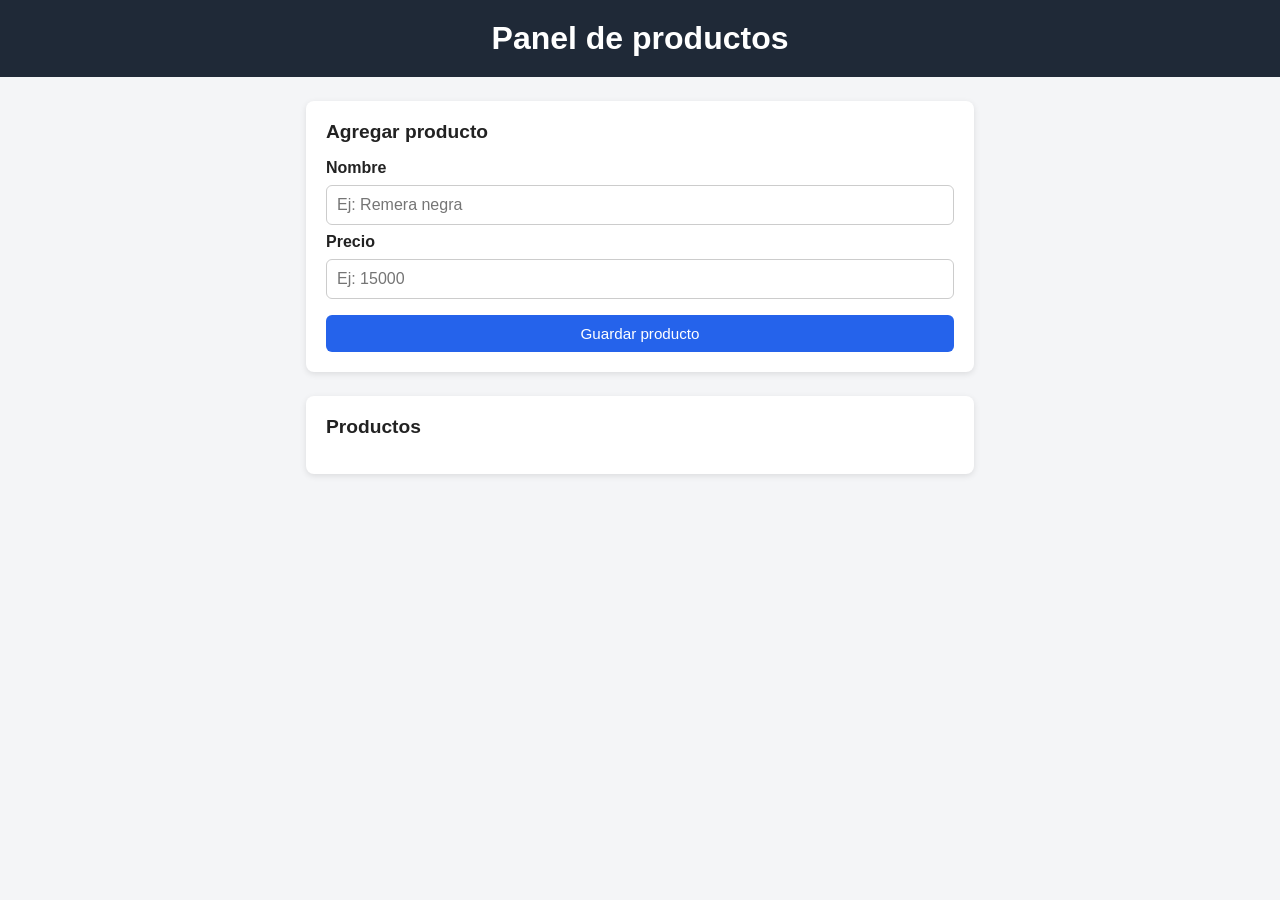
<file: index.html>
<!DOCTYPE html>
<html lang="es">
<head>
    <meta charset="UTF-8">
    <meta name="viewport" content="width=device-width, initial-scale=1.0">
    <title>Mi tienda - Panel de productos</title>
    <link rel="stylesheet" href="css/styles.css">
</head>
<body>
    <header class="encabezado">
        <h1>Panel de productos</h1>
    </header>

    <main class="contenedor">
        <section class="tarjeta">
            <h2>Agregar producto</h2>
            <form id="form-producto" class="formulario">
                <label for="nombre">Nombre</label>
                <input type="text" id="nombre" placeholder="Ej: Remera negra" required>

                <label for="precio">Precio</label>
                <input type="number" id="precio" placeholder="Ej: 15000" min="0" required>

                <button type="submit" class="btn btn-principal">Guardar producto</button>
            </form>
        </section>

        <section class="tarjeta">
            <h2>Productos</h2>
            <ul id="lista-productos" class="lista-productos"></ul>
        </section>
    </main>

    <script src="js/productos.js"></script>
    <script src="js/ui.js"></script>
</body>
</html>
</file>
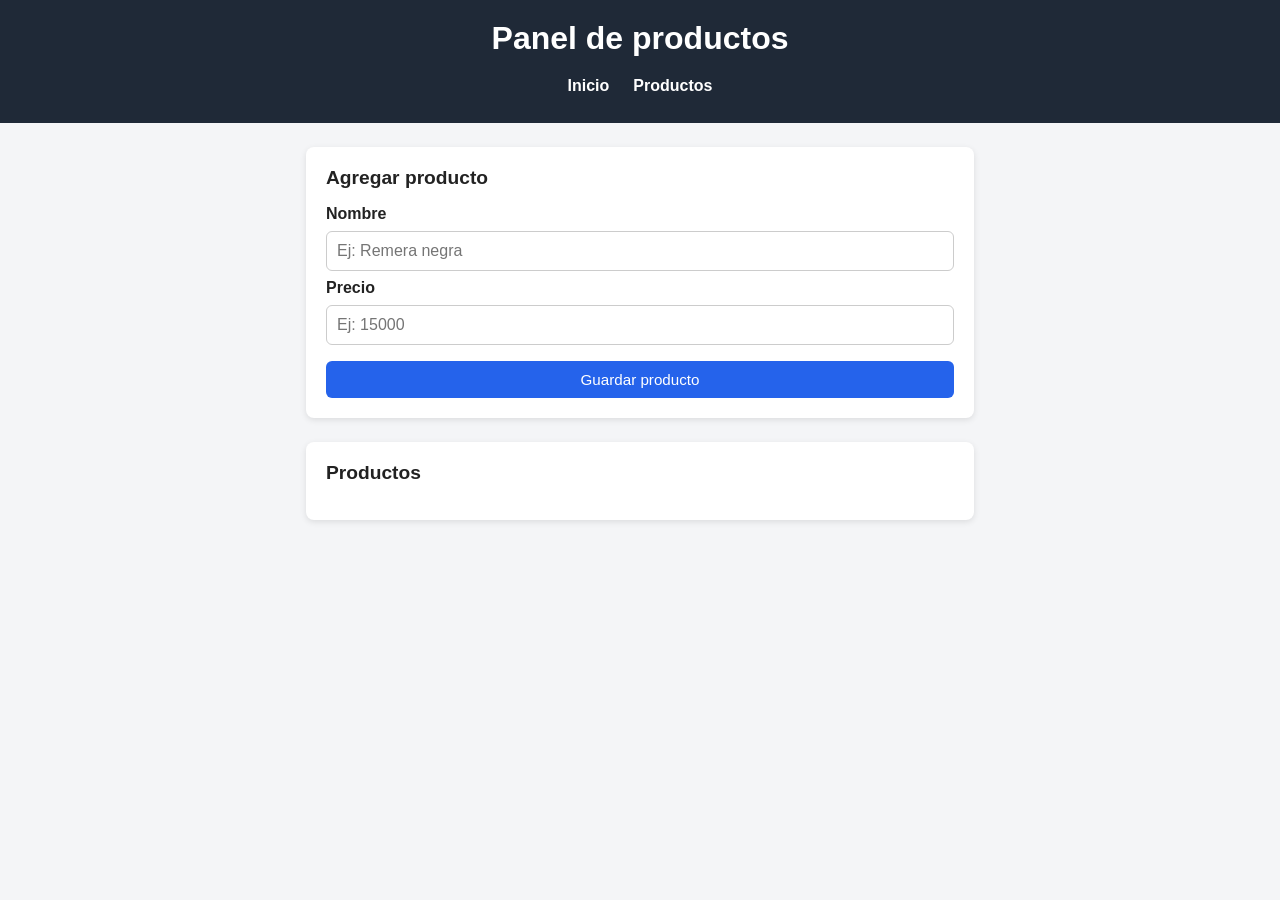
<file: Inicio/index.html>
<!DOCTYPE html>
<html lang="es">
<head>
    <meta charset="UTF-8">
    <meta name="viewport" content="width=device-width, initial-scale=1.0">
    <title>Mi tienda - Panel de productos</title>
    <link rel="stylesheet" href="css/styles.css">
</head>
<body>
    <header class="encabezado">
        <h1>Panel de productos</h1>
        <nav class="navegacion">
            <a href="index.html">Inicio</a>
            <a href="productos.html">Productos</a>
    </header>

    <main class="contenedor">
        <section class="tarjeta">
            <h2>Agregar producto</h2>
            <form id="form-producto" class="formulario">
                <label for="nombre">Nombre</label>
                <input type="text" id="nombre" placeholder="Ej: Remera negra" required>

                <label for="precio">Precio</label>
                <input type="number" id="precio" placeholder="Ej: 15000" min="0" required>

                <button type="submit" class="btn btn-principal">Guardar producto</button>
            </form>
        </section>

        <section class="tarjeta">
            <h2>Productos</h2>
            <ul id="lista-productos" class="lista-productos"></ul>
        </section>
    </main>

    <script src="../compartido/productos.js"></script>
    <script src="js/ui.js"></script>
</body>
</html>
</file>
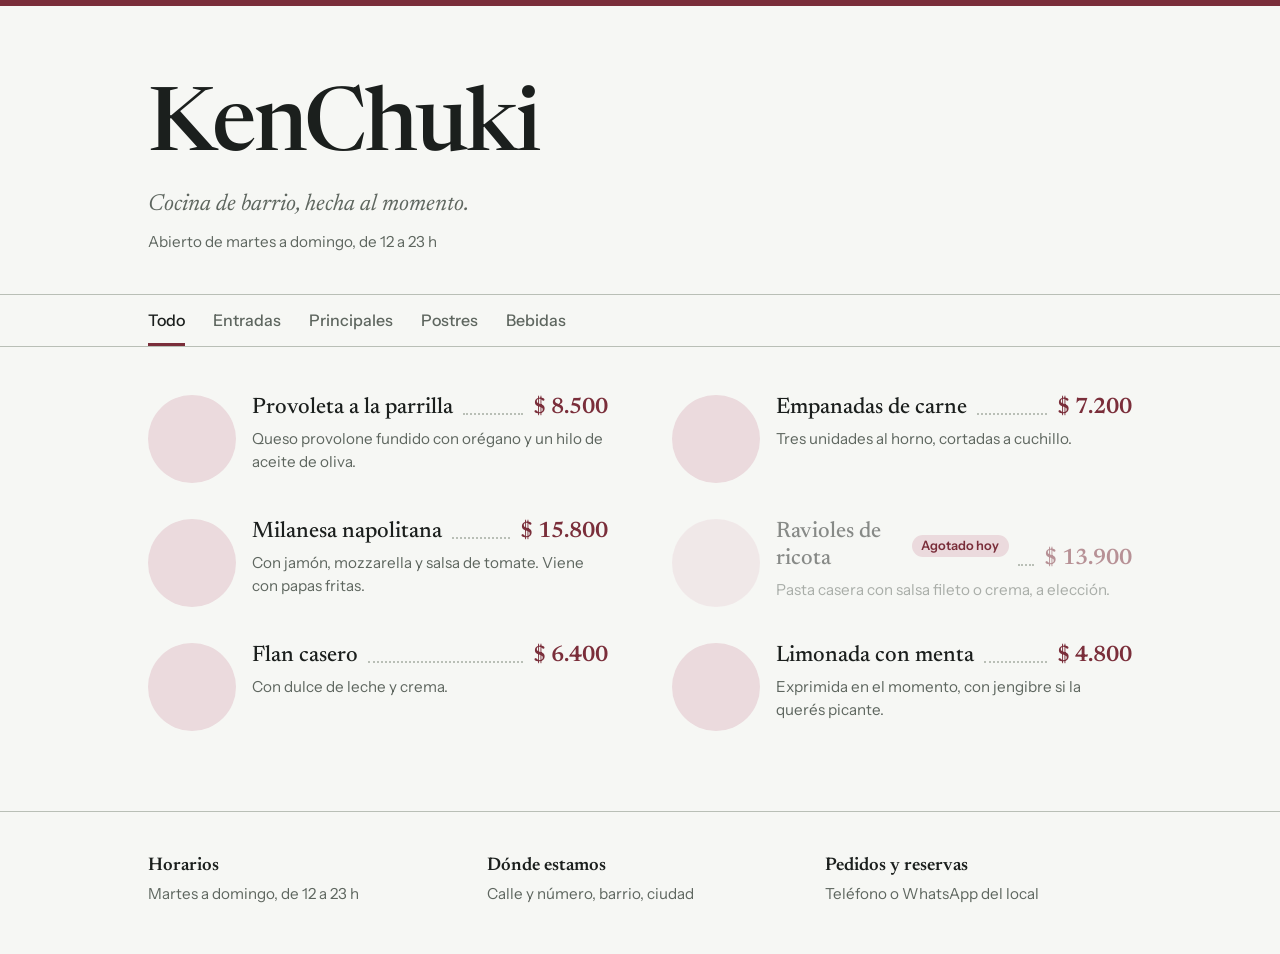
<file: carta/carta.html>
<!DOCTYPE html>
<html lang="es">
<head>
    <meta charset="UTF-8">
    <meta name="viewport" content="width=device-width, initial-scale=1.0">
    <title>Carta | Nombre del local</title>
    <link rel="preconnect" href="https://fonts.googleapis.com">
    <link rel="preconnect" href="https://fonts.gstatic.com" crossorigin>
    <link href="https://fonts.googleapis.com/css2?family=Instrument+Sans:wght@400;500;600&family=Newsreader:ital,opsz,wght@0,6..72,400;0,6..72,500;0,6..72,600;1,6..72,400&display=swap" rel="stylesheet">
    <link rel="stylesheet" href="carta.css">
</head>
<body>

    <header class="portada">
        <div class="contenedor">
            <h1 class="portada__nombre">KenChuki</h1>
            <p class="portada__lema">Cocina de barrio, hecha al momento.</p>
            <p class="portada__horario">Abierto de martes a domingo, de 12 a 23 h</p>
        </div>
    </header>

    <!-- Filtro por categoría: el JS lee data-categoria de cada botón -->
    <nav class="categorias" aria-label="Categorías de la carta">
        <div class="contenedor">
            <div class="categorias__lista" id="carta-categorias">
                <button type="button" data-categoria="todo" aria-pressed="true">Todo</button>
                <button type="button" data-categoria="entradas" aria-pressed="false">Entradas</button>
                <button type="button" data-categoria="principales" aria-pressed="false">Principales</button>
                <button type="button" data-categoria="postres" aria-pressed="false">Postres</button>
                <button type="button" data-categoria="bebidas" aria-pressed="false">Bebidas</button>
            </div>
        </div>
    </nav>

    <main class="contenedor">

        <!-- Acá el JS va a insertar los platos.
             Los <li> de abajo son de ejemplo para ver el diseño: borralos cuando tu JS los genere. -->
        <ul class="platos" id="carta-productos">

            <li class="plato" data-categoria="entradas">
                <div class="plato__foto" role="img" aria-label="Provoleta a la parrilla"></div>
                <div class="plato__cuerpo">
                    <div class="plato__linea">
                        <h3 class="plato__nombre">Provoleta a la parrilla</h3>
                        <span class="plato__puntos" aria-hidden="true"></span>
                        <span class="plato__precio">$ 8.500</span>
                    </div>
                    <p class="plato__desc">Queso provolone fundido con orégano y un hilo de aceite de oliva.</p>
                </div>
            </li>

            <li class="plato" data-categoria="entradas">
                <div class="plato__foto" role="img" aria-label="Empanadas de carne"></div>
                <div class="plato__cuerpo">
                    <div class="plato__linea">
                        <h3 class="plato__nombre">Empanadas de carne</h3>
                        <span class="plato__puntos" aria-hidden="true"></span>
                        <span class="plato__precio">$ 7.200</span>
                    </div>
                    <p class="plato__desc">Tres unidades al horno, cortadas a cuchillo.</p>
                </div>
            </li>

            <li class="plato" data-categoria="principales">
                <div class="plato__foto" role="img" aria-label="Milanesa napolitana"></div>
                <div class="plato__cuerpo">
                    <div class="plato__linea">
                        <h3 class="plato__nombre">Milanesa napolitana</h3>
                        <span class="plato__puntos" aria-hidden="true"></span>
                        <span class="plato__precio">$ 15.800</span>
                    </div>
                    <p class="plato__desc">Con jamón, mozzarella y salsa de tomate. Viene con papas fritas.</p>
                </div>
            </li>

            <li class="plato plato--agotado" data-categoria="principales">
                <div class="plato__foto" role="img" aria-label="Ravioles de ricota"></div>
                <div class="plato__cuerpo">
                    <div class="plato__linea">
                        <h3 class="plato__nombre">Ravioles de ricota</h3>
                        <span class="plato__aviso">Agotado hoy</span>
                        <span class="plato__puntos" aria-hidden="true"></span>
                        <span class="plato__precio">$ 13.900</span>
                    </div>
                    <p class="plato__desc">Pasta casera con salsa fileto o crema, a elección.</p>
                </div>
            </li>

            <li class="plato" data-categoria="postres">
                <div class="plato__foto" role="img" aria-label="Flan casero"></div>
                <div class="plato__cuerpo">
                    <div class="plato__linea">
                        <h3 class="plato__nombre">Flan casero</h3>
                        <span class="plato__puntos" aria-hidden="true"></span>
                        <span class="plato__precio">$ 6.400</span>
                    </div>
                    <p class="plato__desc">Con dulce de leche y crema.</p>
                </div>
            </li>

            <li class="plato" data-categoria="bebidas">
                <div class="plato__foto" role="img" aria-label="Limonada con menta"></div>
                <div class="plato__cuerpo">
                    <div class="plato__linea">
                        <h3 class="plato__nombre">Limonada con menta</h3>
                        <span class="plato__puntos" aria-hidden="true"></span>
                        <span class="plato__precio">$ 4.800</span>
                    </div>
                    <p class="plato__desc">Exprimida en el momento, con jengibre si la querés picante.</p>
                </div>
            </li>

        </ul>

        <!-- Se muestra (quitando el atributo hidden) cuando no hay productos publicados -->
        <p class="vacio" id="carta-vacio" hidden>Todavía no hay platos en la carta. Volvé pronto.</p>

    </main>

    <footer class="pie">
        <div class="contenedor pie__grilla">
            <div>
                <h2>Horarios</h2>
                <p>Martes a domingo, de 12 a 23 h</p>
            </div>
            <div>
                <h2>Dónde estamos</h2>
                <p>Calle y número, barrio, ciudad</p>
            </div>
            <div>
                <h2>Pedidos y reservas</h2>
                <p>Teléfono o WhatsApp del local</p>
            </div>
        </div>
    </footer>

    <!-- Molde de un plato: tu JS puede clonarlo con template.content.cloneNode(true) -->
    <template id="tpl-plato">
        <li class="plato">
            <div class="plato__foto" role="img"></div>
            <div class="plato__cuerpo">
                <div class="plato__linea">
                    <h3 class="plato__nombre"></h3>
                    <span class="plato__aviso" hidden>Agotado hoy</span>
                    <span class="plato__puntos" aria-hidden="true"></span>
                    <span class="plato__precio"></span>
                </div>
                <p class="plato__desc"></p>
            </div>
        </li>
    </template>

    <!-- Acá vinculás tu JavaScript -->
    <!-- <script src="../compartido/js/productos.js"></script> -->
    <!-- <script src="js/carta.js"></script> -->
</body>
</html>
</file>
<file: css/styles.css>
/* Reset: saca los márgenes y rellenos que el navegador pone por defecto */
* {
    box-sizing: border-box;
    margin: 0;
    padding: 0;
}

body {
    font-family: Arial, Helvetica, sans-serif;
    background-color: #f4f5f7;
    color: #222;
}

.encabezado {
    background-color: #1f2937;
    color: #fff;
    padding: 20px;
    text-align: center;
}

/* Centra el contenido y limita el ancho */
.contenedor {
    max-width: 700px;
    margin: 24px auto;
    padding: 0 16px;
    display: flex;
    flex-direction: column;
    gap: 24px;
}

/* Cajas blancas que agrupan cada sección */
.tarjeta {
    background-color: #fff;
    border-radius: 8px;
    padding: 20px;
    box-shadow: 0 2px 6px rgba(0, 0, 0, 0.1);
}

.tarjeta h2 {
    margin-bottom: 16px;
    font-size: 1.2rem;
}

/* Formulario */
.formulario {
    display: flex;
    flex-direction: column;
    gap: 8px;
}

.formulario label {
    font-weight: bold;
}

.formulario input {
    padding: 10px;
    border: 1px solid #ccc;
    border-radius: 6px;
    font-size: 1rem;
}

/* Botones */
.btn {
    padding: 10px 16px;
    border: none;
    border-radius: 6px;
    font-size: 0.95rem;
    cursor: pointer;
}

.btn:hover {
    opacity: 0.85;
}

.btn-principal {
    background-color: #2563eb;
    color: #fff;
    margin-top: 8px;
}

.btn-editar {
    background-color: #f59e0b;
    color: #fff;
}

.btn-eliminar {
    background-color: #dc2626;
    color: #fff;
}

/* Lista de productos */
.lista-productos {
    list-style: none;
    display: flex;
    flex-direction: column;
    gap: 10px;
}

.producto {
    display: flex;
    justify-content: space-between;
    align-items: center;
    padding: 12px;
    border: 1px solid #e5e7eb;
    border-radius: 6px;
}

.acciones {
    display: flex;
    gap: 8px;
}
</file>
<file: Inicio/css/styles.css>
/* Reset: saca los márgenes y rellenos que el navegador pone por defecto */
* {
    box-sizing: border-box;
    margin: 0;
    padding: 0;
}

body {
    font-family: Arial, Helvetica, sans-serif;
    background-color: #f4f5f7;
    color: #222;
}

.encabezado {
    background-color: #1f2937;
    color: #fff;
    padding: 20px;
    text-align: center;
}
/* Navegación */
.navegacion {
    margin-top: 12px;
    display: flex;
    justify-content: center;
    color: #fff;
}
.navegacion a {
    color: #fff;
    text-decoration: none;
    font-weight: bold;
    padding: 8px 12px;
    border-radius: 4px;
}
.navegacion a:hover {
    background-color: #4b6da3;
}


/* Centra el contenido y limita el ancho */
.contenedor {
    max-width: 700px;
    margin: 24px auto;
    padding: 0 16px;
    display: flex;
    flex-direction: column;
    gap: 24px;
}

/* Cajas blancas que agrupan cada sección */
.tarjeta {
    background-color: #fff;
    border-radius: 8px;
    padding: 20px;
    box-shadow: 0 2px 6px rgba(0, 0, 0, 0.1);
}

.tarjeta h2 {
    margin-bottom: 16px;
    font-size: 1.2rem;
}

/* Formulario */
.formulario {
    display: flex;
    flex-direction: column;
    gap: 8px;
}

.formulario label {
    font-weight: bold;
}

.formulario input {
    padding: 10px;
    border: 1px solid #ccc;
    border-radius: 6px;
    font-size: 1rem;
}

/* Botones */
.btn {
    padding: 10px 16px;
    border: none;
    border-radius: 6px;
    font-size: 0.95rem;
    cursor: pointer;
}

.btn:hover {
    opacity: 0.85;
}

.btn-principal {
    background-color: #2563eb;
    color: #fff;
    margin-top: 8px;
}

.btn-editar {
    background-color: #f59e0b;
    color: #fff;
}

.btn-eliminar {
    background-color: #dc2626;
    color: #fff;
}

/* Lista de productos */
.lista-productos {
    list-style: none;
    display: flex;
    flex-direction: column;
    gap: 10px;
}

.producto {
    display: flex;
    justify-content: space-between;
    align-items: center;
    padding: 12px;
    border: 1px solid #e5e7eb;
    border-radius: 6px;
}

.acciones {
    display: flex;
    gap: 8px;
}
</file>
<file: carta/carta.css>
/* ==========================================================
   Carta (vista del cliente)
   Para adaptar la plantilla a otro local, cambiá solo las
   variables de :root (colores y tipografías).
   ========================================================== */

:root {
    --fondo: #F6F7F4;
    --tinta: #1B1F1D;
    --tinta-suave: #5E665F;
    --linea: #B9BFB6;
    --acento: #7A2E3A;
    --acento-suave: #EBDADD;

    --fuente-titulo: 'Newsreader', Georgia, 'Times New Roman', serif;
    --fuente-ui: 'Instrument Sans', system-ui, -apple-system, 'Segoe UI', sans-serif;
}

*,
*::before,
*::after {
    box-sizing: border-box;
}

[hidden] {
    display: none !important;
}

body {
    margin: 0;
    background: var(--fondo);
    color: var(--tinta);
    font-family: var(--fuente-ui);
    font-size: 1rem;
    line-height: 1.5;
    -webkit-font-smoothing: antialiased;
}

h1, h2, h3, p, ul {
    margin: 0;
}

.contenedor {
    width: 100%;
    max-width: 1080px;
    margin-inline: auto;
    padding-inline: clamp(1.25rem, 5vw, 3rem);
}

/* ---------- Portada ---------- */

.portada {
    border-top: 6px solid var(--acento);
    padding-block: clamp(2.5rem, 8vw, 5rem) clamp(1.75rem, 4vw, 2.5rem);
}

.portada__nombre {
    font-family: var(--fuente-titulo);
    font-weight: 500;
    font-size: clamp(2.75rem, 9vw, 5.5rem);
    line-height: 0.98;
    letter-spacing: -0.025em;
}

.portada__lema {
    margin-top: 1rem;
    font-family: var(--fuente-titulo);
    font-style: italic;
    font-size: clamp(1.15rem, 2.5vw, 1.45rem);
    color: var(--tinta-suave);
}

.portada__horario {
    margin-top: 0.5rem;
    font-size: 0.95rem;
    color: var(--tinta-suave);
}

/* ---------- Categorías (filtro) ---------- */

.categorias {
    position: sticky;
    top: 0;
    z-index: 10;
    background: var(--fondo);
    border-block: 1px solid var(--linea);
}

.categorias__lista {
    display: flex;
    gap: 1.75rem;
    overflow-x: auto;
    scrollbar-width: none;
}

.categorias__lista::-webkit-scrollbar {
    display: none;
}

.categorias button {
    flex: none;
    padding: 0.95rem 0 0.8rem;
    background: none;
    border: 0;
    border-bottom: 3px solid transparent;
    font: 500 1rem var(--fuente-ui);
    color: var(--tinta-suave);
    cursor: pointer;
    transition: color 0.15s, border-color 0.15s;
}

.categorias button:hover {
    color: var(--tinta);
}

.categorias button[aria-pressed="true"] {
    color: var(--tinta);
    border-bottom-color: var(--acento);
}

.categorias button:focus-visible {
    outline: 2px solid var(--acento);
    outline-offset: -2px;
}

/* ---------- Platos ---------- */

.platos {
    list-style: none;
    padding: 0;
    margin-block: clamp(2rem, 5vw, 3rem) clamp(3rem, 7vw, 5rem);
    display: grid;
    grid-template-columns: repeat(auto-fit, minmax(min(100%, 420px), 1fr));
    gap: 2.25rem clamp(2rem, 5vw, 4rem);
}

.plato {
    display: grid;
    grid-template-columns: 88px 1fr;
    gap: 1rem;
    align-items: start;
}

/* La foto es redonda, como un plato. Se rellena con background-image desde el JS. */
.plato__foto {
    width: 88px;
    height: 88px;
    border-radius: 50%;
    background-color: var(--acento-suave);
    background-size: cover;
    background-position: center;
}

.plato__linea {
    display: flex;
    align-items: flex-end;
    gap: 0.6rem;
}

.plato__nombre {
    font-family: var(--fuente-titulo);
    font-weight: 500;
    font-size: 1.4rem;
    line-height: 1.2;
}

/* Línea de puntos entre el nombre y el precio */
.plato__puntos {
    flex: 1;
    min-width: 1rem;
    margin-bottom: 0.4em;
    border-bottom: 2px dotted var(--linea);
}

.plato__precio {
    font-family: var(--fuente-titulo);
    font-weight: 600;
    font-size: 1.4rem;
    line-height: 1.2;
    color: var(--acento);
    white-space: nowrap;
    font-variant-numeric: lining-nums tabular-nums;
}

.plato__desc {
    margin-top: 0.4rem;
    max-width: 46ch;
    font-size: 0.95rem;
    color: var(--tinta-suave);
}

/* Aviso de disponibilidad */
.plato__aviso {
    align-self: center;
    padding: 0.1rem 0.6rem;
    border-radius: 999px;
    background: var(--acento-suave);
    color: var(--acento);
    font-size: 0.8rem;
    font-weight: 600;
    white-space: nowrap;
}

.plato--agotado .plato__foto,
.plato--agotado .plato__nombre,
.plato--agotado .plato__precio,
.plato--agotado .plato__desc {
    opacity: 0.5;
}

/* ---------- Estado vacío ---------- */

.vacio {
    padding-block: 4rem;
    text-align: center;
    font-family: var(--fuente-titulo);
    font-size: 1.5rem;
    color: var(--tinta-suave);
}

/* ---------- Pie ---------- */

.pie {
    border-top: 1px solid var(--linea);
    padding-block: 2.5rem 3rem;
}

.pie__grilla {
    display: grid;
    grid-template-columns: repeat(auto-fit, minmax(200px, 1fr));
    gap: 1.75rem 2rem;
}

.pie h2 {
    font-family: var(--fuente-titulo);
    font-weight: 600;
    font-size: 1.15rem;
    margin-bottom: 0.25rem;
}

.pie p {
    font-size: 0.95rem;
    color: var(--tinta-suave);
}

/* ---------- Pantallas chicas ---------- */

@media (max-width: 480px) {
    .plato {
        grid-template-columns: 72px 1fr;
        gap: 0.85rem;
    }

    .plato__foto {
        width: 72px;
        height: 72px;
    }

    .plato__nombre,
    .plato__precio {
        font-size: 1.25rem;
    }
}

@media (prefers-reduced-motion: reduce) {
    * {
        transition: none !important;
    }
}
</file>
